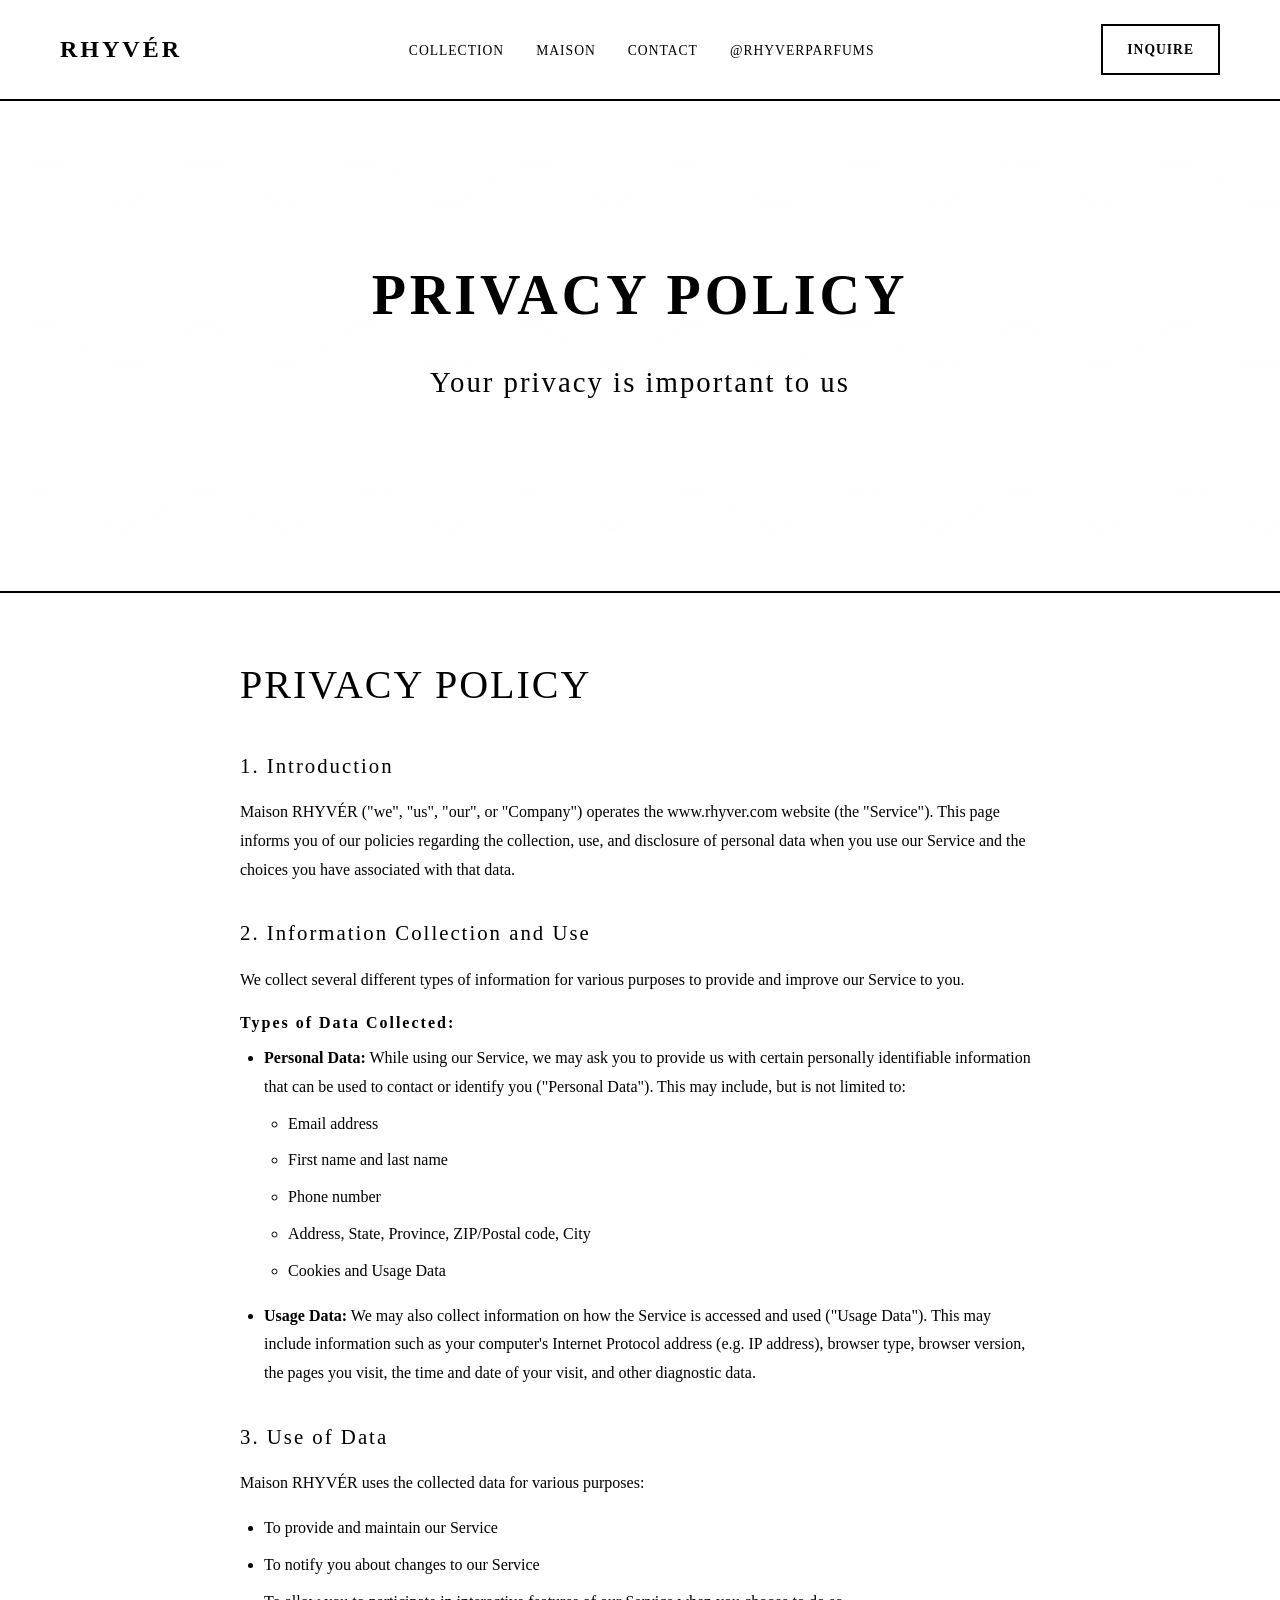
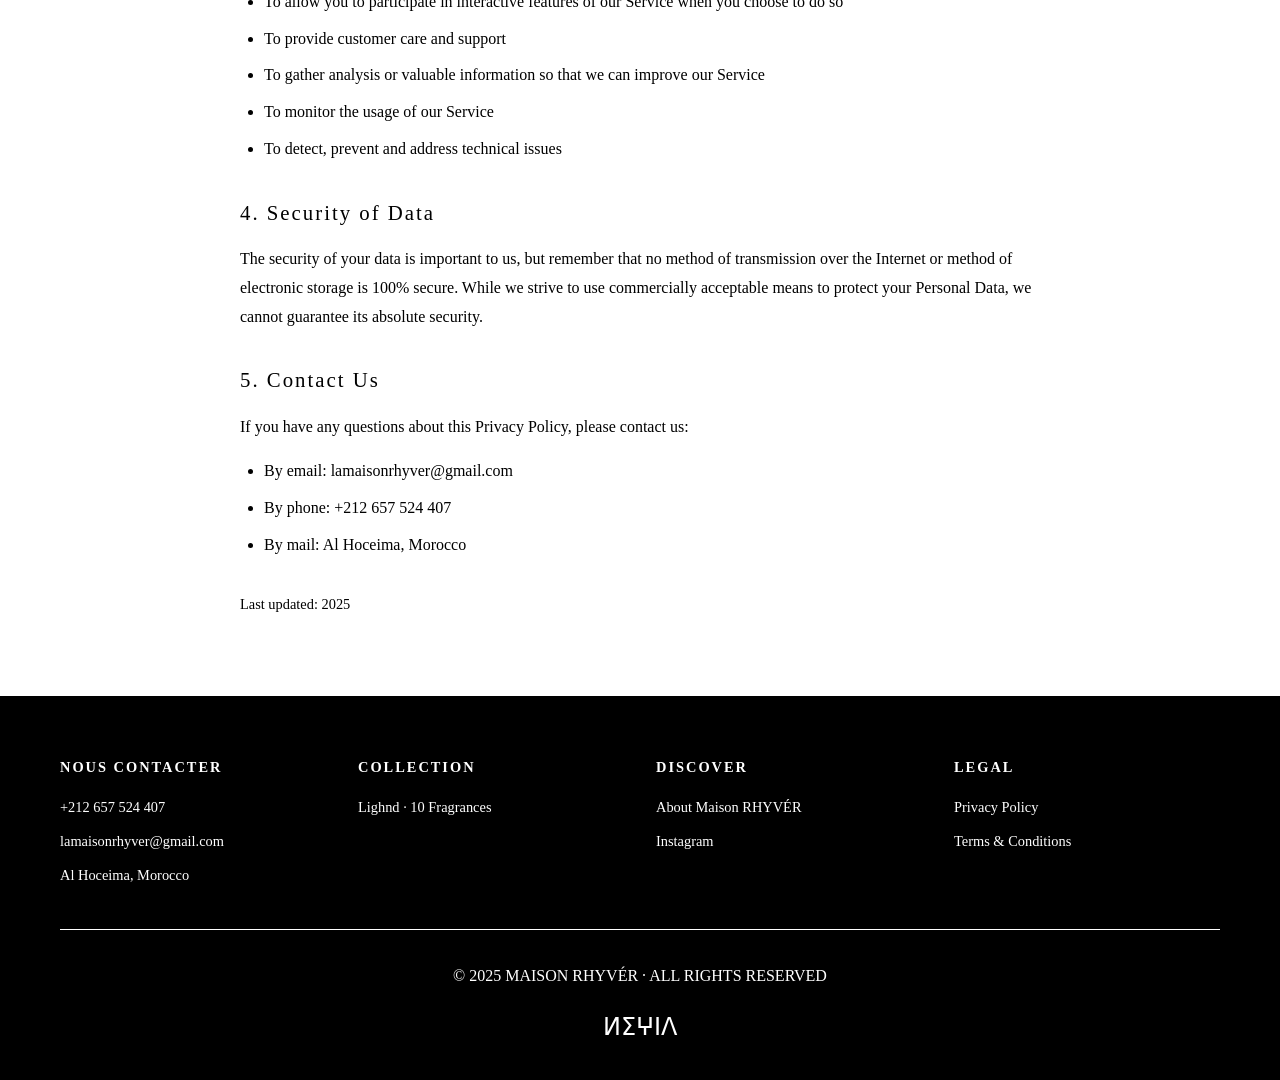
<file: pages/privacy.html>
<!DOCTYPE html>
<html lang="en">
<head>
    <meta charset="UTF-8">
    <meta name="viewport" content="width=device-width, initial-scale=1.0">
    <title>Privacy Policy - Maison RHYVÉR</title>
    <link rel="stylesheet" href="../styles.css">
</head>
<body>
    <!-- Navigation -->
    <nav class="navbar">
        <div class="container">
            <div class="nav-content">
                <div class="logo">
                    <a href="../index.html">RHYVÉR</a>
                </div>
                <ul class="nav-links">
                    <li><a href="../index.html#collection">COLLECTION</a></li>
                    <li><a href="about.html">MAISON</a></li>
                    <li><a href="contact.html">CONTACT</a></li>
                    <li><a href="https://instagram.com/rhyverparfums" target="_blank">@RHYVERPARFUMS</a></li>
                </ul>
                <a href="contact.html" class="inquire-btn">INQUIRE</a>
            </div>
        </div>
    </nav>

    <!-- Hero Section -->
    <section class="hero">
        <div class="hero-content">
            <h1 class="hero-title">PRIVACY POLICY</h1>
            <p class="hero-subtitle">Your privacy is important to us</p>
        </div>
    </section>

    <!-- Legal Content -->
    <section class="legal-section">
        <div class="container">
            <div class="legal-content">
                <h2>Privacy Policy</h2>

                <h3>1. Introduction</h3>
                <p>
                    Maison RHYVÉR ("we", "us", "our", or "Company") operates the www.rhyver.com website 
                    (the "Service"). This page informs you of our policies regarding the collection, use, 
                    and disclosure of personal data when you use our Service and the choices you have 
                    associated with that data.
                </p>

                <h3>2. Information Collection and Use</h3>
                <p>
                    We collect several different types of information for various purposes to provide and 
                    improve our Service to you.
                </p>
                <h4>Types of Data Collected:</h4>
                <ul>
                    <li><strong>Personal Data:</strong> While using our Service, we may ask you to provide us with certain personally identifiable information that can be used to contact or identify you ("Personal Data"). This may include, but is not limited to:
                        <ul>
                            <li>Email address</li>
                            <li>First name and last name</li>
                            <li>Phone number</li>
                            <li>Address, State, Province, ZIP/Postal code, City</li>
                            <li>Cookies and Usage Data</li>
                        </ul>
                    </li>
                    <li><strong>Usage Data:</strong> We may also collect information on how the Service is accessed and used ("Usage Data"). This may include information such as your computer's Internet Protocol address (e.g. IP address), browser type, browser version, the pages you visit, the time and date of your visit, and other diagnostic data.</li>
                </ul>

                <h3>3. Use of Data</h3>
                <p>Maison RHYVÉR uses the collected data for various purposes:</p>
                <ul>
                    <li>To provide and maintain our Service</li>
                    <li>To notify you about changes to our Service</li>
                    <li>To allow you to participate in interactive features of our Service when you choose to do so</li>
                    <li>To provide customer care and support</li>
                    <li>To gather analysis or valuable information so that we can improve our Service</li>
                    <li>To monitor the usage of our Service</li>
                    <li>To detect, prevent and address technical issues</li>
                </ul>

                <h3>4. Security of Data</h3>
                <p>
                    The security of your data is important to us, but remember that no method of transmission 
                    over the Internet or method of electronic storage is 100% secure. While we strive to use 
                    commercially acceptable means to protect your Personal Data, we cannot guarantee its 
                    absolute security.
                </p>

                <h3>5. Contact Us</h3>
                <p>
                    If you have any questions about this Privacy Policy, please contact us:
                </p>
                <ul>
                    <li>By email: lamaisonrhyver@gmail.com</li>
                    <li>By phone: +212 657 524 407</li>
                    <li>By mail: Al Hoceima, Morocco</li>
                </ul>

                <p style="margin-top: 2rem; font-size: 0.9rem; color: var(--accent-brown);">
                    Last updated: 2025
                </p>
            </div>
        </div>
    </section>

    <!-- Footer -->
    <footer class="footer">
        <div class="container">
            <div class="footer-content">
                <div class="footer-section">
                    <h4>NOUS CONTACTER</h4>
                    <p><a href="tel:+212657524407">+212 657 524 407</a></p>
                    <p><a href="mailto:lamaisonrhyver@gmail.com">lamaisonrhyver@gmail.com</a></p>
                    <p>Al Hoceima, Morocco</p>
                </div>
                <div class="footer-section">
                    <h4>COLLECTION</h4>
                    <p><a href="../index.html#collection">Lighnd · 10 Fragrances</a></p>
                </div>
                <div class="footer-section">
                    <h4>DISCOVER</h4>
                    <p><a href="about.html">About Maison RHYVÉR</a></p>
                    <p><a href="https://instagram.com/rhyverparfums" target="_blank">Instagram</a></p>
                </div>
                <div class="footer-section">
                    <h4>LEGAL</h4>
                    <p><a href="privacy.html">Privacy Policy</a></p>
                    <p><a href="terms.html">Terms & Conditions</a></p>
                </div>
            </div>
            <div class="footer-bottom">
                <p>© 2025 MAISON RHYVÉR · ALL RIGHTS RESERVED</p>
                <p>ⵍⵉⵖⵏⴷ</p>
            </div>
        </div>
    </footer>

    <style>
        .legal-section {
            padding: 60px 0;
            background-color: var(--primary-light);
        }

        .legal-content {
            max-width: 800px;
            margin: 0 auto;
        }

        .legal-content h2 {
            color: var(--text-dark);
            margin-bottom: 2rem;
        }

        .legal-content h3 {
            color: var(--accent-brown);
            margin-top: 2rem;
            margin-bottom: 1rem;
        }

        .legal-content h4 {
            color: var(--text-dark);
            margin-top: 1rem;
            margin-bottom: 0.5rem;
            font-weight: 600;
        }

        .legal-content p {
            color: var(--text-dark);
            line-height: 1.8;
            margin-bottom: 1rem;
        }

        .legal-content ul {
            color: var(--text-dark);
            margin-left: 1.5rem;
            margin-bottom: 1rem;
        }

        .legal-content li {
            margin-bottom: 0.5rem;
            line-height: 1.8;
        }

        .legal-content ul ul {
            margin-top: 0.5rem;
        }
    </style>
</body>
</html>
</file>
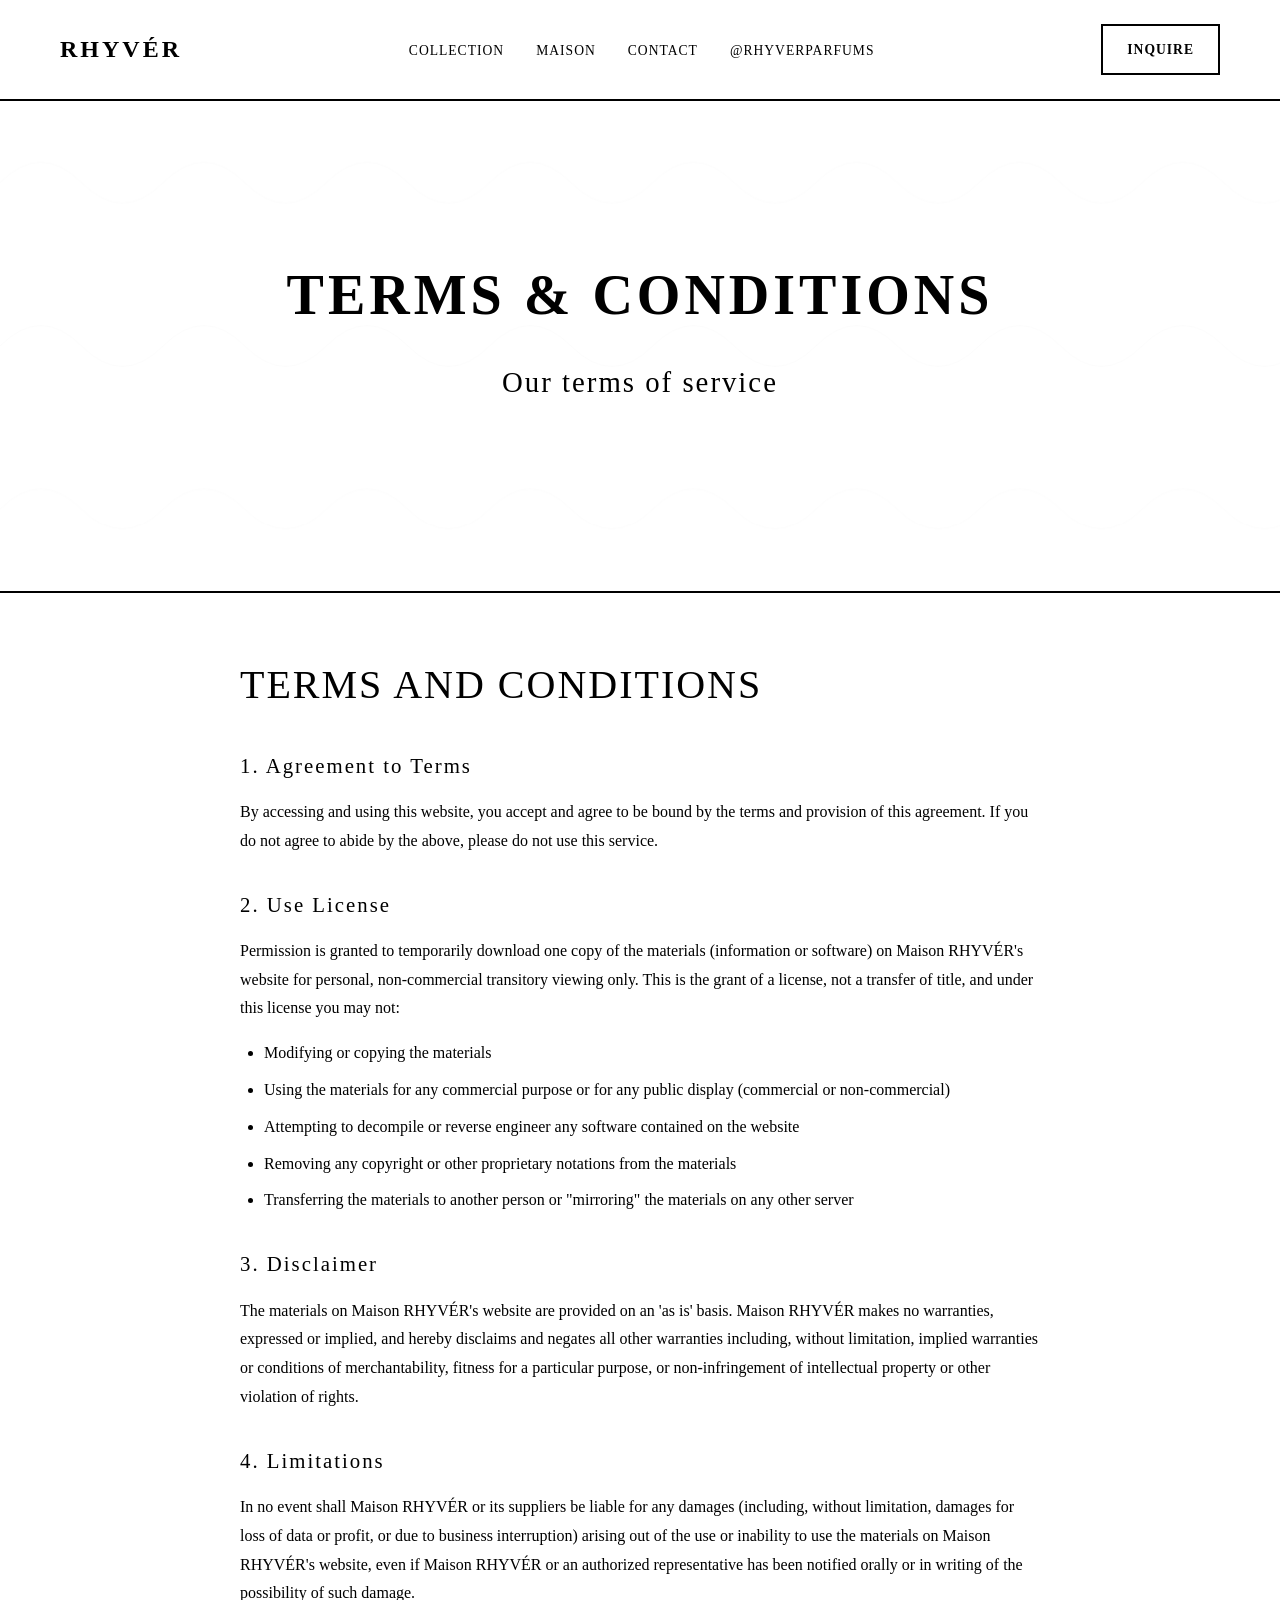
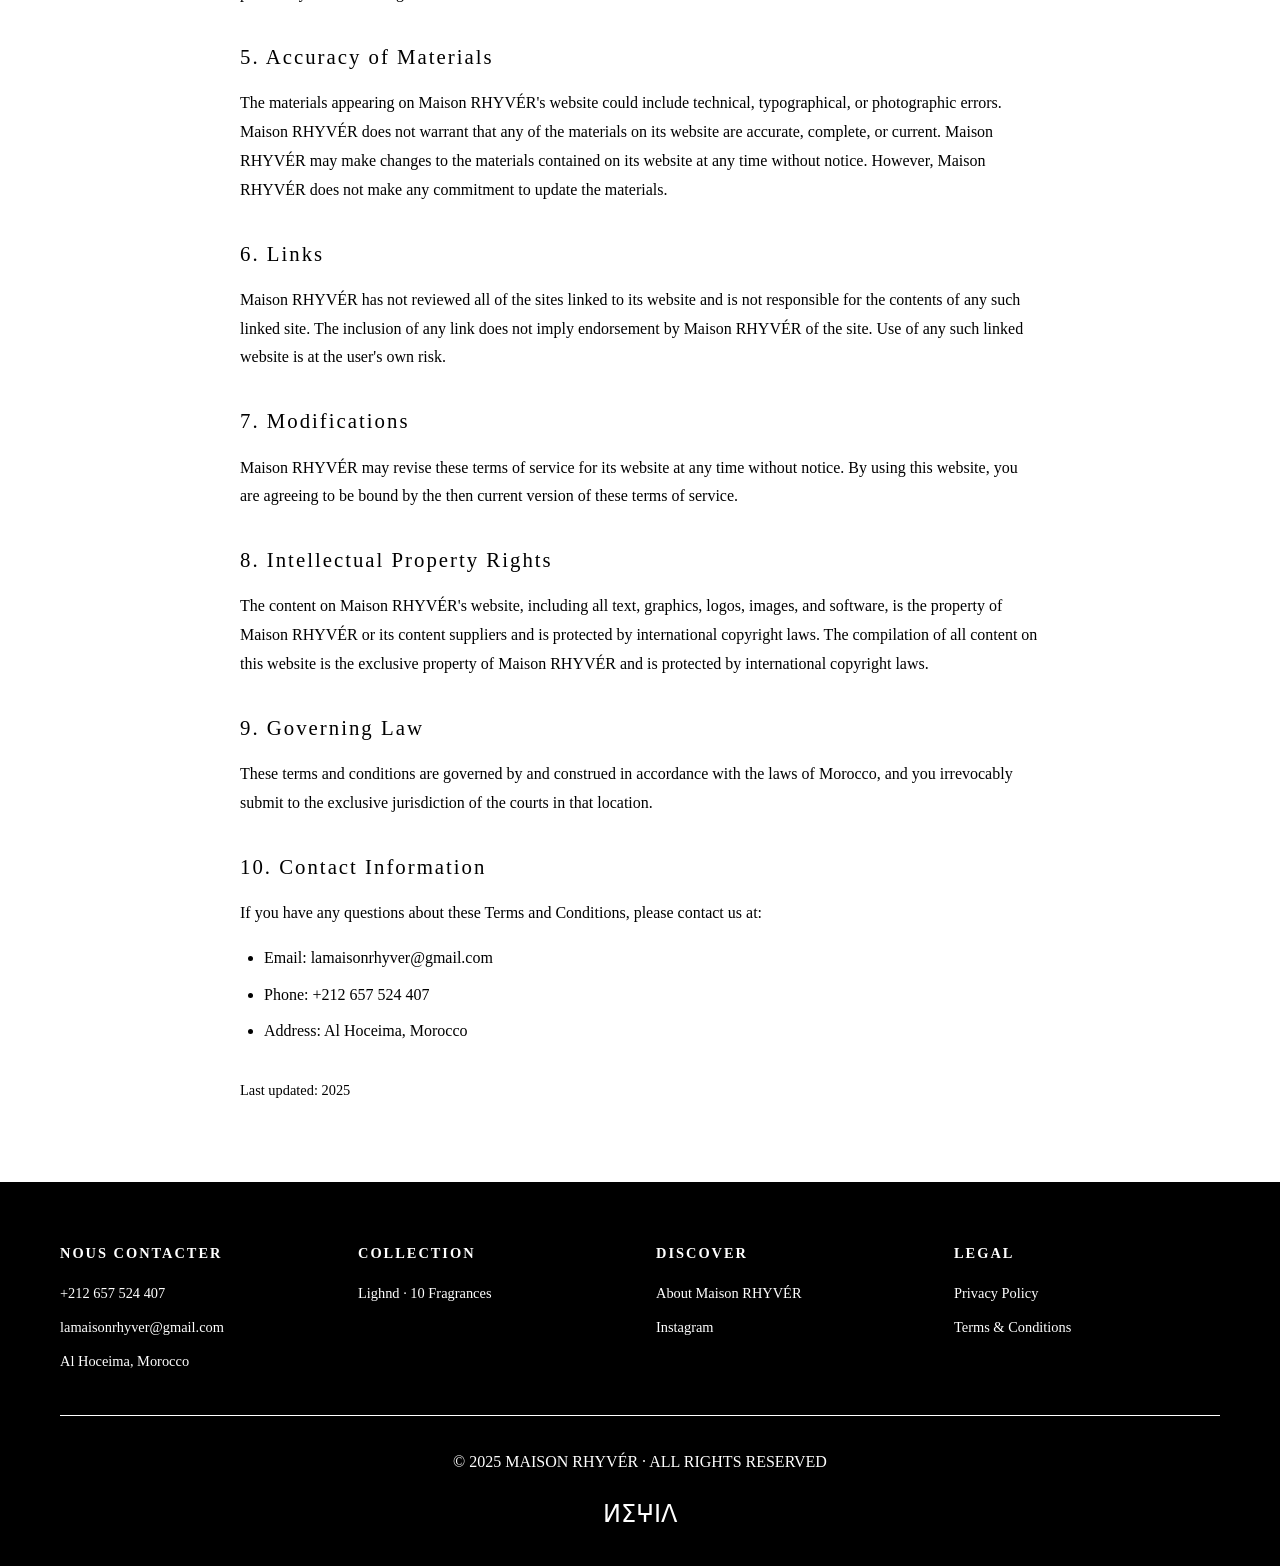
<file: pages/terms.html>
<!DOCTYPE html>
<html lang="en">
<head>
    <meta charset="UTF-8">
    <meta name="viewport" content="width=device-width, initial-scale=1.0">
    <title>Terms & Conditions - Maison RHYVÉR</title>
    <link rel="stylesheet" href="../styles.css">
</head>
<body>
    <!-- Navigation -->
    <nav class="navbar">
        <div class="container">
            <div class="nav-content">
                <div class="logo">
                    <a href="../index.html">RHYVÉR</a>
                </div>
                <ul class="nav-links">
                    <li><a href="../index.html#collection">COLLECTION</a></li>
                    <li><a href="about.html">MAISON</a></li>
                    <li><a href="contact.html">CONTACT</a></li>
                    <li><a href="https://instagram.com/rhyverparfums" target="_blank">@RHYVERPARFUMS</a></li>
                </ul>
                <a href="contact.html" class="inquire-btn">INQUIRE</a>
            </div>
        </div>
    </nav>

    <!-- Hero Section -->
    <section class="hero">
        <div class="hero-content">
            <h1 class="hero-title">TERMS & CONDITIONS</h1>
            <p class="hero-subtitle">Our terms of service</p>
        </div>
    </section>

    <!-- Legal Content -->
    <section class="legal-section">
        <div class="container">
            <div class="legal-content">
                <h2>Terms and Conditions</h2>

                <h3>1. Agreement to Terms</h3>
                <p>
                    By accessing and using this website, you accept and agree to be bound by the terms and 
                    provision of this agreement. If you do not agree to abide by the above, please do not use 
                    this service.
                </p>

                <h3>2. Use License</h3>
                <p>
                    Permission is granted to temporarily download one copy of the materials (information or 
                    software) on Maison RHYVÉR's website for personal, non-commercial transitory viewing only. 
                    This is the grant of a license, not a transfer of title, and under this license you may not:
                </p>
                <ul>
                    <li>Modifying or copying the materials</li>
                    <li>Using the materials for any commercial purpose or for any public display (commercial or non-commercial)</li>
                    <li>Attempting to decompile or reverse engineer any software contained on the website</li>
                    <li>Removing any copyright or other proprietary notations from the materials</li>
                    <li>Transferring the materials to another person or "mirroring" the materials on any other server</li>
                </ul>

                <h3>3. Disclaimer</h3>
                <p>
                    The materials on Maison RHYVÉR's website are provided on an 'as is' basis. Maison RHYVÉR 
                    makes no warranties, expressed or implied, and hereby disclaims and negates all other 
                    warranties including, without limitation, implied warranties or conditions of merchantability, 
                    fitness for a particular purpose, or non-infringement of intellectual property or other 
                    violation of rights.
                </p>

                <h3>4. Limitations</h3>
                <p>
                    In no event shall Maison RHYVÉR or its suppliers be liable for any damages (including, without 
                    limitation, damages for loss of data or profit, or due to business interruption) arising out of 
                    the use or inability to use the materials on Maison RHYVÉR's website, even if Maison RHYVÉR or 
                    an authorized representative has been notified orally or in writing of the possibility of such 
                    damage.
                </p>

                <h3>5. Accuracy of Materials</h3>
                <p>
                    The materials appearing on Maison RHYVÉR's website could include technical, typographical, or 
                    photographic errors. Maison RHYVÉR does not warrant that any of the materials on its website 
                    are accurate, complete, or current. Maison RHYVÉR may make changes to the materials contained 
                    on its website at any time without notice. However, Maison RHYVÉR does not make any commitment 
                    to update the materials.
                </p>

                <h3>6. Links</h3>
                <p>
                    Maison RHYVÉR has not reviewed all of the sites linked to its website and is not responsible 
                    for the contents of any such linked site. The inclusion of any link does not imply endorsement 
                    by Maison RHYVÉR of the site. Use of any such linked website is at the user's own risk.
                </p>

                <h3>7. Modifications</h3>
                <p>
                    Maison RHYVÉR may revise these terms of service for its website at any time without notice. 
                    By using this website, you are agreeing to be bound by the then current version of these terms 
                    of service.
                </p>

                <h3>8. Intellectual Property Rights</h3>
                <p>
                    The content on Maison RHYVÉR's website, including all text, graphics, logos, images, and 
                    software, is the property of Maison RHYVÉR or its content suppliers and is protected by 
                    international copyright laws. The compilation of all content on this website is the exclusive 
                    property of Maison RHYVÉR and is protected by international copyright laws.
                </p>

                <h3>9. Governing Law</h3>
                <p>
                    These terms and conditions are governed by and construed in accordance with the laws of Morocco, 
                    and you irrevocably submit to the exclusive jurisdiction of the courts in that location.
                </p>

                <h3>10. Contact Information</h3>
                <p>
                    If you have any questions about these Terms and Conditions, please contact us at:
                </p>
                <ul>
                    <li>Email: lamaisonrhyver@gmail.com</li>
                    <li>Phone: +212 657 524 407</li>
                    <li>Address: Al Hoceima, Morocco</li>
                </ul>

                <p style="margin-top: 2rem; font-size: 0.9rem; color: var(--accent-brown);">
                    Last updated: 2025
                </p>
            </div>
        </div>
    </section>

    <!-- Footer -->
    <footer class="footer">
        <div class="container">
            <div class="footer-content">
                <div class="footer-section">
                    <h4>NOUS CONTACTER</h4>
                    <p><a href="tel:+212657524407">+212 657 524 407</a></p>
                    <p><a href="mailto:lamaisonrhyver@gmail.com">lamaisonrhyver@gmail.com</a></p>
                    <p>Al Hoceima, Morocco</p>
                </div>
                <div class="footer-section">
                    <h4>COLLECTION</h4>
                    <p><a href="../index.html#collection">Lighnd · 10 Fragrances</a></p>
                </div>
                <div class="footer-section">
                    <h4>DISCOVER</h4>
                    <p><a href="about.html">About Maison RHYVÉR</a></p>
                    <p><a href="https://instagram.com/rhyverparfums" target="_blank">Instagram</a></p>
                </div>
                <div class="footer-section">
                    <h4>LEGAL</h4>
                    <p><a href="privacy.html">Privacy Policy</a></p>
                    <p><a href="terms.html">Terms & Conditions</a></p>
                </div>
            </div>
            <div class="footer-bottom">
                <p>© 2025 MAISON RHYVÉR · ALL RIGHTS RESERVED</p>
                <p>ⵍⵉⵖⵏⴷ</p>
            </div>
        </div>
    </footer>

    <style>
        .legal-section {
            padding: 60px 0;
            background-color: var(--primary-light);
        }

        .legal-content {
            max-width: 800px;
            margin: 0 auto;
        }

        .legal-content h2 {
            color: var(--text-dark);
            margin-bottom: 2rem;
        }

        .legal-content h3 {
            color: var(--accent-brown);
            margin-top: 2rem;
            margin-bottom: 1rem;
        }

        .legal-content p {
            color: var(--text-dark);
            line-height: 1.8;
            margin-bottom: 1rem;
        }

        .legal-content ul {
            color: var(--text-dark);
            margin-left: 1.5rem;
            margin-bottom: 1rem;
        }

        .legal-content li {
            margin-bottom: 0.5rem;
            line-height: 1.8;
        }
    </style>
</body>
</html>
</file>
<file: styles.css>
/* Root Variables */
:root {
    --primary-dark: #000000;
    --primary-light: #ffffff;
    --accent: #000000;
    --text-dark: #000000;
    --text-light: #ffffff;
    --border-color: #000000;
    --transition: all 0.3s ease;
}

/* Global Styles */
* {
    margin: 0;
    padding: 0;
    box-sizing: border-box;
}

html {
    scroll-behavior: smooth;
}

body {
    font-family: 'Georgia', serif;
    background-color: var(--primary-light);
    color: var(--text-dark);
    line-height: 1.6;
}

.container {
    max-width: 1200px;
    margin: 0 auto;
    padding: 0 20px;
}

/* Typography */
h1, h2, h3, h4, h5, h6 {
    font-family: 'Georgia', serif;
    font-weight: 400;
    letter-spacing: 2px;
}

h2 {
    font-size: 2.5rem;
    margin-bottom: 1.5rem;
    text-transform: uppercase;
}

h3 {
    font-size: 1.3rem;
    margin-bottom: 0.8rem;
}

p {
    font-size: 1rem;
    line-height: 1.8;
}

a {
    text-decoration: none;
    color: inherit;
    transition: var(--transition);
}

/* Navigation */
.navbar {
    background-color: var(--primary-light);
    color: var(--text-dark);
    padding: 1.5rem 0;
    position: sticky;
    top: 0;
    z-index: 1000;
    border-bottom: 2px solid var(--text-dark);
}

.nav-content {
    display: flex;
    justify-content: space-between;
    align-items: center;
}

.logo a {
    font-size: 1.5rem;
    font-weight: 600;
    letter-spacing: 3px;
    color: var(--text-dark);
}

.nav-links {
    display: flex;
    list-style: none;
    gap: 2rem;
}

.nav-links a {
    font-size: 0.85rem;
    letter-spacing: 1px;
    text-transform: uppercase;
    color: var(--text-dark);
    position: relative;
    font-weight: 500;
}

.nav-links a::after {
    content: '';
    position: absolute;
    bottom: -5px;
    left: 0;
    width: 0;
    height: 2px;
    background-color: var(--text-dark);
    transition: width 0.3s ease;
}

.nav-links a:hover::after {
    width: 100%;
}

.inquire-btn {
    padding: 0.8rem 1.5rem;
    border: 2px solid var(--text-dark);
    color: var(--text-dark);
    background-color: var(--primary-light);
    font-size: 0.85rem;
    letter-spacing: 1px;
    text-transform: uppercase;
    transition: var(--transition);
    font-weight: 600;
}

.inquire-btn:hover {
    background-color: var(--text-dark);
    color: var(--primary-light);
}

/* Hero Section */
.hero {
    background: var(--primary-light);
    color: var(--text-dark);
    padding: 150px 0;
    text-align: center;
    position: relative;
    overflow: hidden;
    border-bottom: 2px solid var(--text-dark);
}

.hero::before {
    content: '';
    position: absolute;
    top: 0;
    left: 0;
    right: 0;
    bottom: 0;
    background: url('data:image/svg+xml,<svg xmlns="http://www.w3.org/2000/svg" viewBox="0 0 1200 600"><defs><pattern id="pattern" x="0" y="0" width="200" height="200" patternUnits="userSpaceOnUse"><path d="M0,100 Q50,50 100,100 T200,100" stroke="rgba(0,0,0,0.05)" fill="none"/></pattern></defs><rect width="1200" height="600" fill="url(%23pattern)"/></svg>');
    opacity: 0.3;
}

.hero-content {
    position: relative;
    z-index: 1;
}

.hero-title {
    font-size: 3.5rem;
    letter-spacing: 4px;
    margin-bottom: 1rem;
    color: var(--text-dark);
    font-weight: 700;
}

.hero-subtitle {
    font-size: 1.8rem;
    font-weight: 300;
    margin-bottom: 2rem;
    letter-spacing: 2px;
    color: var(--text-dark);
}

.cta-button {
    display: inline-block;
    padding: 1rem 2.5rem;
    background-color: var(--text-dark);
    color: var(--primary-light);
    font-size: 0.9rem;
    letter-spacing: 2px;
    text-transform: uppercase;
    border: 2px solid var(--text-dark);
    transition: var(--transition);
    font-weight: 600;
}

.cta-button:hover {
    background-color: var(--primary-light);
    color: var(--text-dark);
}

/* Our Story Section */
.our-story {
    background-color: var(--primary-light);
    padding: 80px 0;
    border-top: 2px solid var(--text-dark);
    border-bottom: 2px solid var(--text-dark);
}

.our-story h2 {
    text-align: center;
    color: var(--text-dark);
}

.story-content {
    max-width: 800px;
    margin: 0 auto;
}

.story-text p {
    margin-bottom: 1.5rem;
    font-size: 1.05rem;
    line-height: 1.9;
    color: var(--text-dark);
}

blockquote {
    font-size: 1.3rem;
    font-style: italic;
    padding: 2rem;
    border-left: 4px solid var(--text-dark);
    margin: 2rem 0;
    background-color: #f0f0f0;
}

.quote-author {
    display: block;
    font-style: normal;
    font-size: 0.9rem;
    margin-top: 1rem;
    letter-spacing: 1px;
}

/* Collection Section */
.collection {
    background-color: var(--primary-dark);
    color: var(--text-light);
    padding: 80px 0;
}

.section-title {
    text-align: center;
    color: var(--text-light);
    font-weight: 700;
}

.section-subtitle {
    text-align: center;
    font-size: 1.2rem;
    margin-bottom: 3rem;
    color: var(--text-light);
    font-weight: 300;
}

.fragrances-grid {
    display: grid;
    grid-template-columns: repeat(auto-fit, minmax(280px, 1fr));
    gap: 2rem;
    margin-top: 3rem;
}

.fragrance-card {
    background-color: var(--primary-light);
    border: 2px solid var(--text-dark);
    overflow: hidden;
    transition: var(--transition);
    cursor: pointer;
}

.fragrance-card:hover {
    transform: translateY(-10px);
    box-shadow: 0 20px 40px rgba(0, 0, 0, 0.3);
}

.fragrance-image {
    width: 100%;
    height: 300px;
    background: linear-gradient(135deg, #f0f0f0 0%, #e0e0e0 100%);
    display: flex;
    align-items: center;
    justify-content: center;
    overflow: hidden;
    position: relative;
}

.fragrance-image img {
    width: 100%;
    height: 100%;
    object-fit: cover;
    transition: var(--transition);
}

.fragrance-card:hover .fragrance-image img {
    transform: scale(1.05);
}

.fragrance-info {
    padding: 2rem;
    text-align: center;
    background-color: var(--primary-light);
}

.fragrance-info h3 {
    color: var(--text-dark);
    margin-bottom: 0.5rem;
    font-weight: 600;
}

.fragrance-family {
    font-size: 0.85rem;
    letter-spacing: 2px;
    color: var(--text-dark);
    margin-bottom: 1rem;
    text-transform: uppercase;
    font-weight: 500;
}

.fragrance-number {
    font-size: 2rem;
    color: var(--text-dark);
    margin: 1rem 0;
    font-weight: 300;
}

.fragrance-link {
    display: inline-block;
    padding: 0.8rem 1.5rem;
    border: 2px solid var(--text-dark);
    color: var(--text-dark);
    background-color: var(--primary-light);
    font-size: 0.8rem;
    letter-spacing: 1.5px;
    text-transform: uppercase;
    transition: var(--transition);
    margin-top: 1rem;
    font-weight: 600;
}

.fragrance-link:hover {
    background-color: var(--text-dark);
    color: var(--primary-light);
}

/* Philosophy Section */
.philosophy {
    background-color: var(--primary-light);
    padding: 80px 0;
    border-top: 2px solid var(--text-dark);
    border-bottom: 2px solid var(--text-dark);
}

.philosophy h2 {
    text-align: center;
    color: var(--text-dark);
}

.philosophy-grid {
    display: grid;
    grid-template-columns: repeat(auto-fit, minmax(250px, 1fr));
    gap: 2rem;
    margin-top: 3rem;
}

.philosophy-item {
    padding: 2rem;
    background-color: var(--primary-light);
    border: 2px solid var(--text-dark);
    transition: var(--transition);
}

.philosophy-item:hover {
    box-shadow: 0 10px 30px rgba(0, 0, 0, 0.2);
    transform: translateY(-5px);
}

.philosophy-item h3 {
    color: var(--text-dark);
    margin-bottom: 1rem;
    font-weight: 600;
}

.philosophy-item p {
    color: var(--text-dark);
    font-size: 0.95rem;
    line-height: 1.8;
}

/* Footer */
.footer {
    background-color: var(--primary-dark);
    color: var(--text-light);
    padding: 60px 0 30px;
    border-top: 2px solid var(--text-light);
}

.footer-content {
    display: grid;
    grid-template-columns: repeat(auto-fit, minmax(200px, 1fr));
    gap: 2rem;
    margin-bottom: 2rem;
}

.footer-section h4 {
    color: var(--text-light);
    margin-bottom: 1rem;
    font-size: 0.9rem;
    letter-spacing: 2px;
    text-transform: uppercase;
    font-weight: 600;
}

.footer-section p {
    margin-bottom: 0.5rem;
    font-size: 0.9rem;
}

.footer-section a {
    color: var(--text-light);
    transition: var(--transition);
}

.footer-section a:hover {
    text-decoration: underline;
}

.footer-bottom {
    text-align: center;
    padding-top: 2rem;
    border-top: 1px solid var(--text-light);
    font-size: 0.85rem;
}

.footer-bottom p:last-child {
    font-size: 1.5rem;
    margin-top: 1rem;
}

/* Responsive Design */
@media (max-width: 768px) {
    .nav-links {
        display: none;
    }

    .hero-title {
        font-size: 2rem;
    }

    .hero-subtitle {
        font-size: 1.2rem;
    }

    h2 {
        font-size: 1.8rem;
    }

    .fragrances-grid {
        grid-template-columns: repeat(auto-fit, minmax(200px, 1fr));
        gap: 1rem;
    }

    .philosophy-grid {
        grid-template-columns: 1fr;
    }
}
</file>
